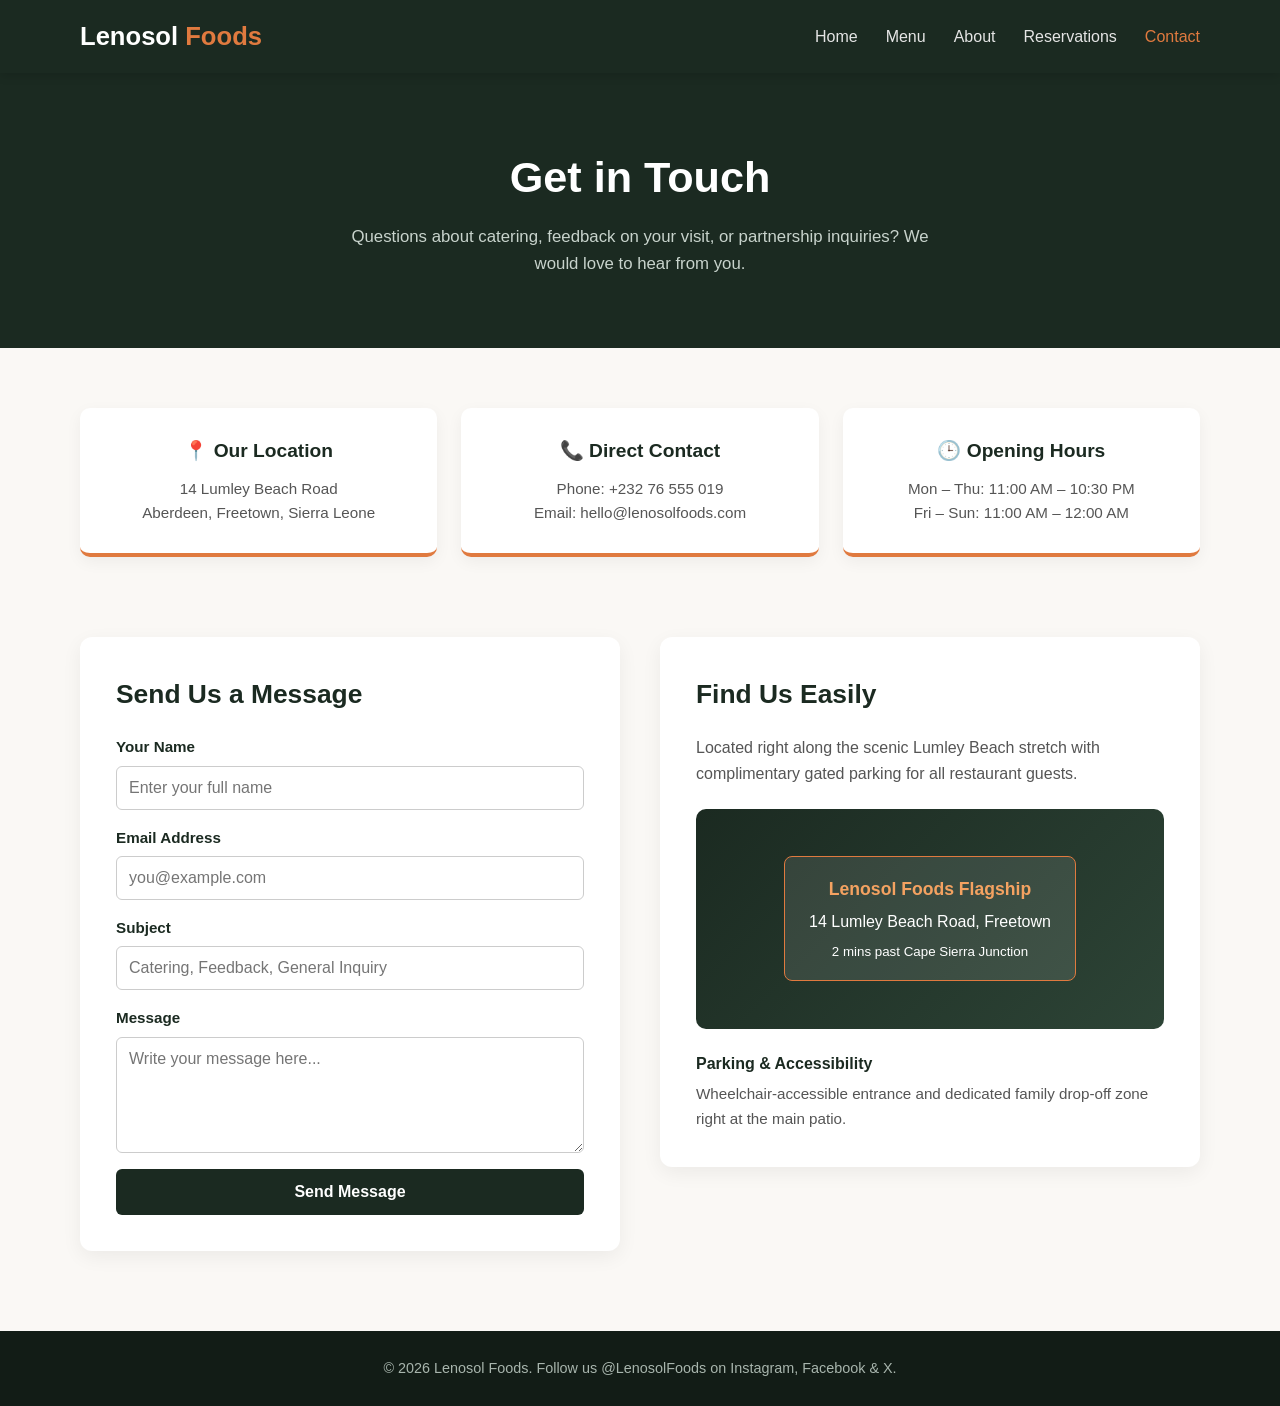
<file: contact.html>
<!doctype html>
<html lang="en">
  <head>
    <meta charset="UTF-8" />
    <meta name="viewport" content="width=device-width, initial-scale=1.0" />
    <meta
      name="description"
      content="Get in touch with Lenosol Foods. Find our flagship location on Lumley Beach Road, operating hours, direct phone contacts, and catering inquiry details."
    />
    <title>Contact Us | Lenosol Foods</title>
    <link rel="stylesheet" href="css/contact.css" />
  </head>
  <body>
    <!-- Sticky Navbar -->
    <header class="navbar">
      <div class="container nav-container">
        <a href="index.html" class="logo">Lenosol <span>Foods</span></a>
        <nav>
          <ul class="nav-links">
            <li><a href="index.html">Home</a></li>
            <li><a href="menu.html">Menu</a></li>
            <li><a href="about.html">About</a></li>
            <li><a href="reservations.html">Reservations</a></li>
            <li><a href="contact.html" class="active">Contact</a></li>
          </ul>
        </nav>
      </div>
    </header>

    <!-- Section 1: Contact Banner -->
    <section class="contact-banner">
      <div class="container">
        <h1>Get in Touch</h1>
        <p>
          Questions about catering, feedback on your visit, or partnership
          inquiries? We would love to hear from you.
        </p>
      </div>
    </section>

    <!-- Section 2: Contact Info & Opening Hours -->
    <section class="info-cards-section">
      <div class="container info-grid">
        <div class="info-card">
          <h3>📍 Our Location</h3>
          <p>14 Lumley Beach Road</p>
          <p>Aberdeen, Freetown, Sierra Leone</p>
        </div>
        <div class="info-card">
          <h3>📞 Direct Contact</h3>
          <p>Phone: +232 76 555 019</p>
          <p>Email: hello@lenosolfoods.com</p>
        </div>
        <div class="info-card">
          <h3>🕒 Opening Hours</h3>
          <p>Mon – Thu: 11:00 AM – 10:30 PM</p>
          <p>Fri – Sun: 11:00 AM – 12:00 AM</p>
        </div>
      </div>
    </section>

    <!-- Section 3: Direct Message Form -->
    <section class="message-section">
      <div class="container message-grid">
        <div class="form-container">
          <h2>Send Us a Message</h2>
          <form action="https://formspree.io/f/xoedebjd" method="POST">
            <div class="input-group">
              <label for="name">Your Name</label>
              <input
                type="text"
                id="name"
                name="name"
                placeholder="Enter your full name"
                required
              />
            </div>
            <div class="input-group">
              <label for="email">Email Address</label>
              <input
                type="email"
                id="email"
                name="email"
                placeholder="you@example.com"
                required
              />
            </div>
            <div class="input-group">
              <label for="subject">Subject</label>
              <input
                type="text"
                id="subject"
                name="subject"
                placeholder="Catering, Feedback, General Inquiry"
                required
              />
            </div>
            <div class="input-group">
              <label for="message">Message</label>
              <textarea
                id="message"
                name="message"
                rows="5"
                placeholder="Write your message here..."
                required
              ></textarea>
            </div>
            <button type="submit" class="btn-send">Send Message</button>
          </form>
        </div>

        <!-- Section 4: Directions & Map Card -->
        <div class="location-box">
          <h2>Find Us Easily</h2>
          <p>
            Located right along the scenic Lumley Beach stretch with
            complimentary gated parking for all restaurant guests.
          </p>
          <div class="map-placeholder">
            <div class="map-pin">
              <strong>Lenosol Foods Flagship</strong>
              <span>14 Lumley Beach Road, Freetown</span>
              <small>2 mins past Cape Sierra Junction</small>
            </div>
          </div>
          <div class="transport-notes">
            <h4>Parking & Accessibility</h4>
            <p>
              Wheelchair-accessible entrance and dedicated family drop-off zone
              right at the main patio.
            </p>
          </div>
        </div>
      </div>
    </section>

    <!-- Footer -->
    <footer class="footer">
      <div class="container">
        <p>
          &copy; 2026 Lenosol Foods. Follow us @LenosolFoods on Instagram,
          Facebook & X.
        </p>
      </div>
    </footer>
  </body>
</html>
</file>
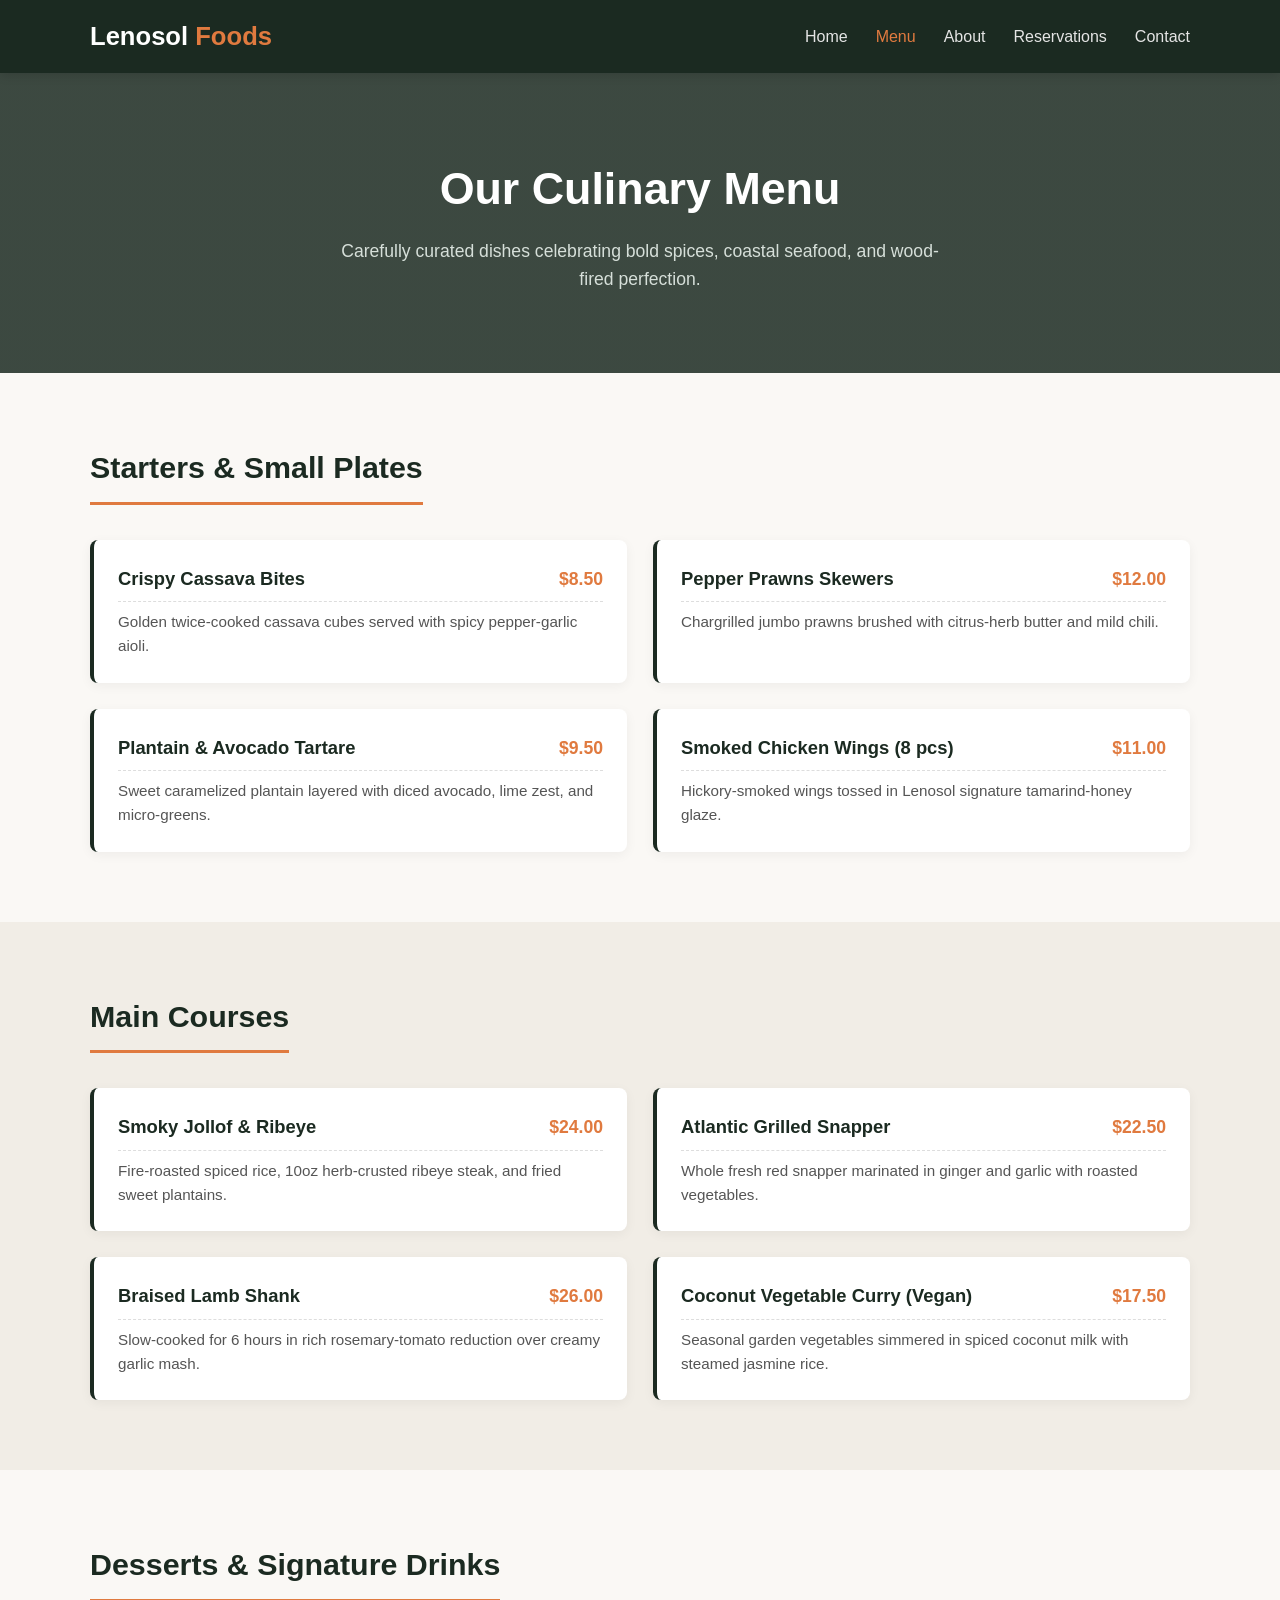
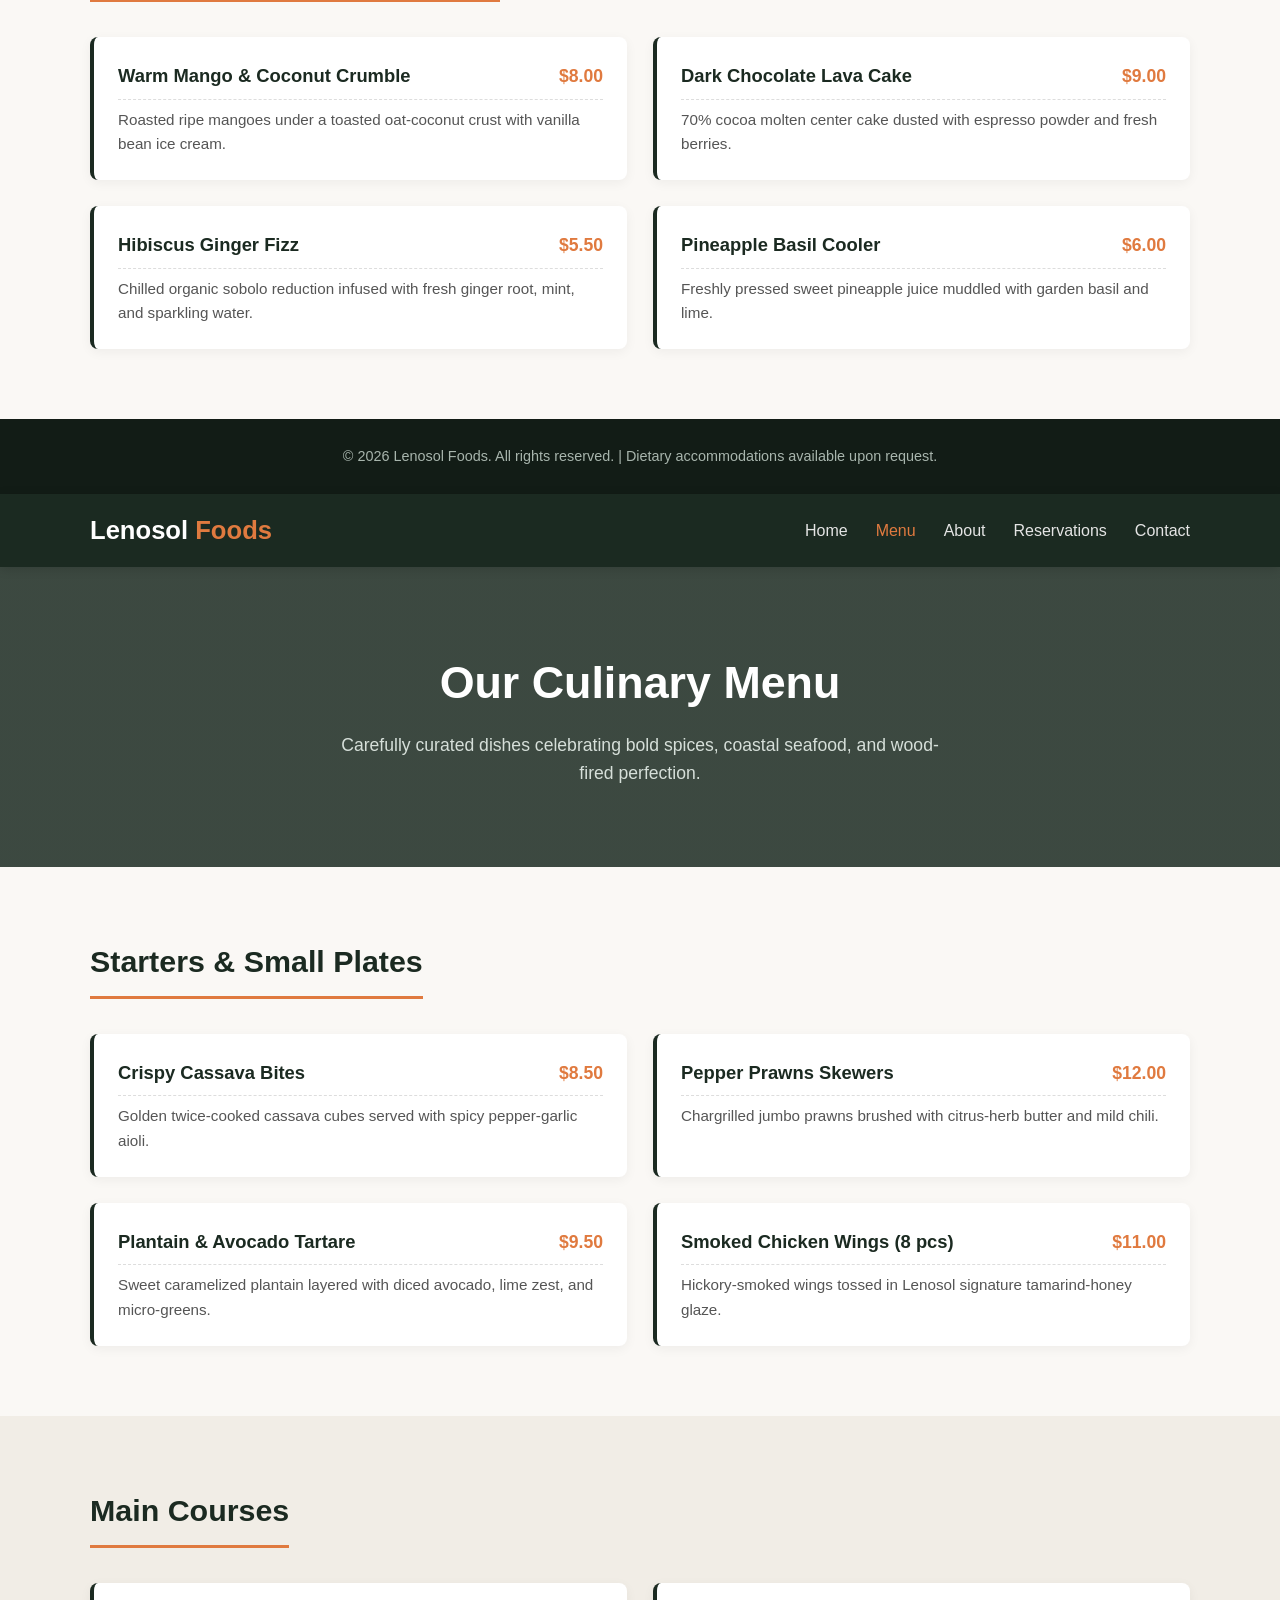
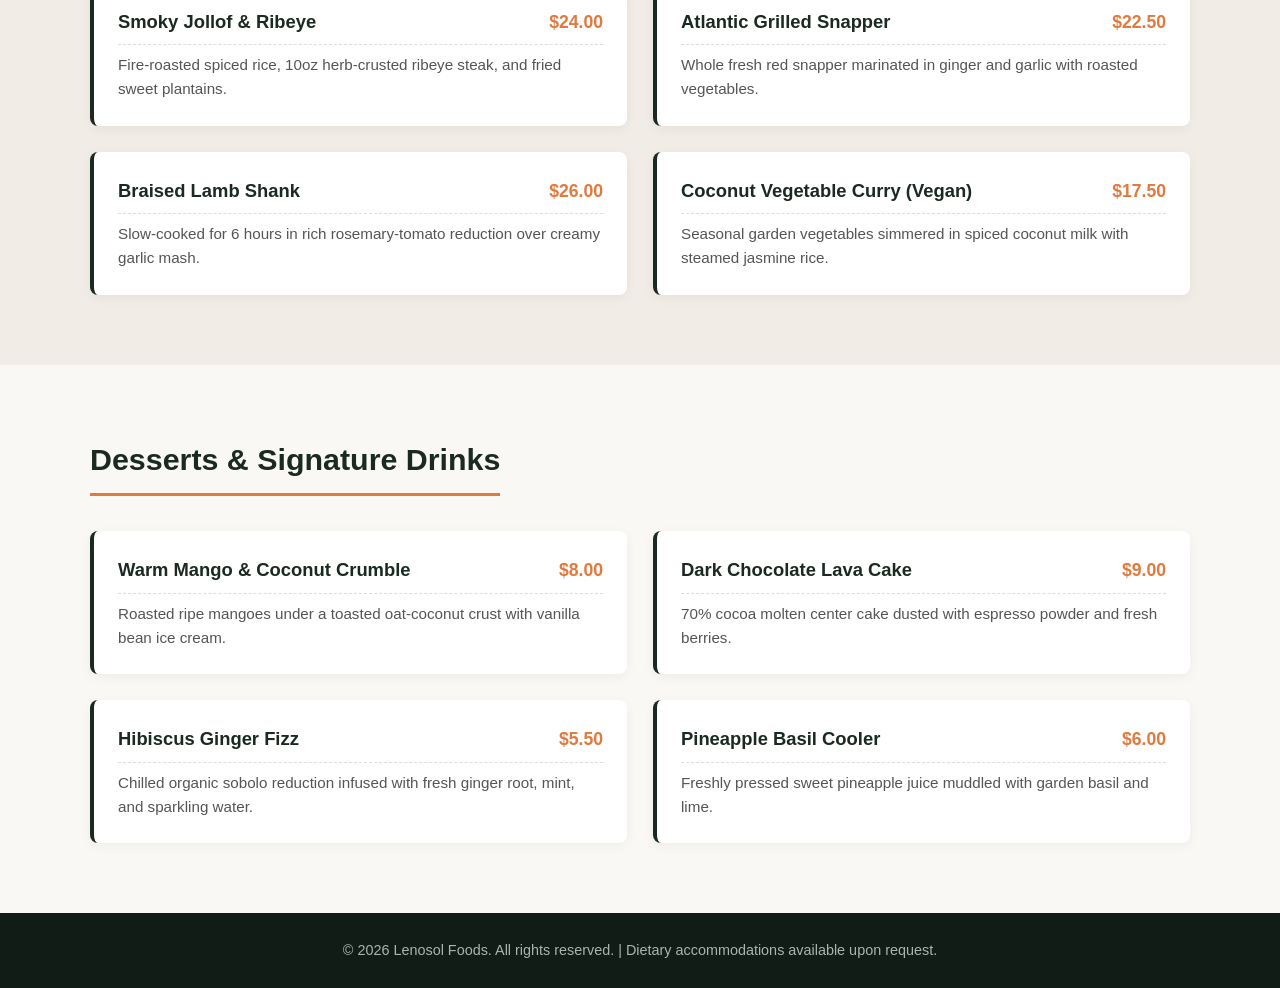
<file: menu.html>
<!DOCTYPE html>
<html lang="en">
<head>
  <meta charset="UTF-8" />
  <meta name="viewport" content="width=device-width, initial-scale=1.0" />
  <meta name="description" content="Explore the Lenosol Foods menu featuring signature wood-fired steaks, fresh seafood, local delicacies, artisanal drinks, and decadent house-made desserts." />
  <title>Menu | Lenosol Foods</title>
  <link rel="stylesheet" href="css/menu.css" />
</head>
<body>
  <!-- Sticky Navbar -->
  <header class="navbar">
    <div class="container nav-container">
      <a href="index.html" class="logo">Lenosol <span>Foods</span></a>
      <nav>
        <ul class="nav-links">
          <li><a href="index.html">Home</a></li>
          <li><a href="menu.html" class="active">Menu</a></li>
          <li><a href="about.html">About</a></li>
          <li><a href="reservations.html">Reservations</a></li>
          <li><a href="contact.html">Contact</a></li>
        </ul>
      </nav>
    </div>
  </header>

  <!-- Section 1: Menu Page Header -->
  <section class="menu-banner">
    <div class="container">
      <h1>Our Culinary Menu</h1>
      <p>Carefully curated dishes celebrating bold spices, coastal seafood, and wood-fired perfection.</p>
    </div>
  </section>

  <!-- Section 2: Starters & Small Plates -->
  <section class="menu-section">
    <div class="container">
      <h2 class="category-title">Starters & Small Plates</h2>
      <div class="menu-grid">
        <div class="menu-item">
          <div class="item-header">
            <h3>Crispy Cassava Bites</h3>
            <span class="item-price">$8.50</span>
          </div>
          <p>Golden twice-cooked cassava cubes served with spicy pepper-garlic aioli.</p>
        </div>
        <div class="menu-item">
          <div class="item-header">
            <h3>Pepper Prawns Skewers</h3>
            <span class="item-price">$12.00</span>
          </div>
          <p>Chargrilled jumbo prawns brushed with citrus-herb butter and mild chili.</p>
        </div>
        <div class="menu-item">
          <div class="item-header">
            <h3>Plantain & Avocado Tartare</h3>
            <span class="item-price">$9.50</span>
          </div>
          <p>Sweet caramelized plantain layered with diced avocado, lime zest, and micro-greens.</p>
        </div>
        <div class="menu-item">
          <div class="item-header">
            <h3>Smoked Chicken Wings (8 pcs)</h3>
            <span class="item-price">$11.00</span>
          </div>
          <p>Hickory-smoked wings tossed in Lenosol signature tamarind-honey glaze.</p>
        </div>
      </div>
    </div>
  </section>

  <!-- Section 3: Main Courses -->
  <section class="menu-section alt-bg">
    <div class="container">
      <h2 class="category-title">Main Courses</h2>
      <div class="menu-grid">
        <div class="menu-item">
          <div class="item-header">
            <h3>Smoky Jollof & Ribeye</h3>
            <span class="item-price">$24.00</span>
          </div>
          <p>Fire-roasted spiced rice, 10oz herb-crusted ribeye steak, and fried sweet plantains.</p>
        </div>
        <div class="menu-item">
          <div class="item-header">
            <h3>Atlantic Grilled Snapper</h3>
            <span class="item-price">$22.50</span>
          </div>
          <p>Whole fresh red snapper marinated in ginger and garlic with roasted vegetables.</p>
        </div>
        <div class="menu-item">
          <div class="item-header">
            <h3>Braised Lamb Shank</h3>
            <span class="item-price">$26.00</span>
          </div>
          <p>Slow-cooked for 6 hours in rich rosemary-tomato reduction over creamy garlic mash.</p>
        </div>
        <div class="menu-item">
          <div class="item-header">
            <h3>Coconut Vegetable Curry (Vegan)</h3>
            <span class="item-price">$17.50</span>
          </div>
          <p>Seasonal garden vegetables simmered in spiced coconut milk with steamed jasmine rice.</p>
        </div>
      </div>
    </div>
  </section>

  <!-- Section 4: Desserts & Artisanal Drinks -->
  <section class="menu-section">
    <div class="container">
      <h2 class="category-title">Desserts & Signature Drinks</h2>
      <div class="menu-grid">
        <div class="menu-item">
          <div class="item-header">
            <h3>Warm Mango & Coconut Crumble</h3>
            <span class="item-price">$8.00</span>
          </div>
          <p>Roasted ripe mangoes under a toasted oat-coconut crust with vanilla bean ice cream.</p>
        </div>
        <div class="menu-item">
          <div class="item-header">
            <h3>Dark Chocolate Lava Cake</h3>
            <span class="item-price">$9.00</span>
          </div>
          <p>70% cocoa molten center cake dusted with espresso powder and fresh berries.</p>
        </div>
        <div class="menu-item">
          <div class="item-header">
            <h3>Hibiscus Ginger Fizz</h3>
            <span class="item-price">$5.50</span>
          </div>
          <p>Chilled organic sobolo reduction infused with fresh ginger root, mint, and sparkling water.</p>
        </div>
        <div class="menu-item">
          <div class="item-header">
            <h3>Pineapple Basil Cooler</h3>
            <span class="item-price">$6.00</span>
          </div>
          <p>Freshly pressed sweet pineapple juice muddled with garden basil and lime.</p>
        </div>
      </div>
    </div>
  </section>

  <!-- Footer -->
  <footer class="footer">
    <div class="container">
      <p>&copy; 2026 Lenosol Foods. All rights reserved. | Dietary accommodations available upon request.</p>
    </div>
  </footer>
</body>
</html><!DOCTYPE html>
<html lang="en">
<head>
  <meta charset="UTF-8" />
  <meta name="viewport" content="width=device-width, initial-scale=1.0" />
  <title>Menu | Lenosol Foods</title>
  <link rel="stylesheet" href="css/menu.css" />
</head>
<body>
  <!-- Sticky Navbar -->
  <header class="navbar">
    <div class="container nav-container">
      <a href="index.html" class="logo">Lenosol <span>Foods</span></a>
      <nav>
        <ul class="nav-links">
          <li><a href="index.html">Home</a></li>
          <li><a href="menu.html" class="active">Menu</a></li>
          <li><a href="about.html">About</a></li>
          <li><a href="reservations.html">Reservations</a></li>
          <li><a href="contact.html">Contact</a></li>
        </ul>
      </nav>
    </div>
  </header>

  <!-- Section 1: Menu Page Header -->
  <section class="menu-banner">
    <div class="container">
      <h1>Our Culinary Menu</h1>
      <p>Carefully curated dishes celebrating bold spices, coastal seafood, and wood-fired perfection.</p>
    </div>
  </section>

  <!-- Section 2: Starters & Small Plates -->
  <section class="menu-section">
    <div class="container">
      <h2 class="category-title">Starters & Small Plates</h2>
      <div class="menu-grid">
        <div class="menu-item">
          <div class="item-header">
            <h3>Crispy Cassava Bites</h3>
            <span class="item-price">$8.50</span>
          </div>
          <p>Golden twice-cooked cassava cubes served with spicy pepper-garlic aioli.</p>
        </div>
        <div class="menu-item">
          <div class="item-header">
            <h3>Pepper Prawns Skewers</h3>
            <span class="item-price">$12.00</span>
          </div>
          <p>Chargrilled jumbo prawns brushed with citrus-herb butter and mild chili.</p>
        </div>
        <div class="menu-item">
          <div class="item-header">
            <h3>Plantain & Avocado Tartare</h3>
            <span class="item-price">$9.50</span>
          </div>
          <p>Sweet caramelized plantain layered with diced avocado, lime zest, and micro-greens.</p>
        </div>
        <div class="menu-item">
          <div class="item-header">
            <h3>Smoked Chicken Wings (8 pcs)</h3>
            <span class="item-price">$11.00</span>
          </div>
          <p>Hickory-smoked wings tossed in Lenosol signature tamarind-honey glaze.</p>
        </div>
      </div>
    </div>
  </section>

  <!-- Section 3: Main Courses -->
  <section class="menu-section alt-bg">
    <div class="container">
      <h2 class="category-title">Main Courses</h2>
      <div class="menu-grid">
        <div class="menu-item">
          <div class="item-header">
            <h3>Smoky Jollof & Ribeye</h3>
            <span class="item-price">$24.00</span>
          </div>
          <p>Fire-roasted spiced rice, 10oz herb-crusted ribeye steak, and fried sweet plantains.</p>
        </div>
        <div class="menu-item">
          <div class="item-header">
            <h3>Atlantic Grilled Snapper</h3>
            <span class="item-price">$22.50</span>
          </div>
          <p>Whole fresh red snapper marinated in ginger and garlic with roasted vegetables.</p>
        </div>
        <div class="menu-item">
          <div class="item-header">
            <h3>Braised Lamb Shank</h3>
            <span class="item-price">$26.00</span>
          </div>
          <p>Slow-cooked for 6 hours in rich rosemary-tomato reduction over creamy garlic mash.</p>
        </div>
        <div class="menu-item">
          <div class="item-header">
            <h3>Coconut Vegetable Curry (Vegan)</h3>
            <span class="item-price">$17.50</span>
          </div>
          <p>Seasonal garden vegetables simmered in spiced coconut milk with steamed jasmine rice.</p>
        </div>
      </div>
    </div>
  </section>

  <!-- Section 4: Desserts & Artisanal Drinks -->
  <section class="menu-section">
    <div class="container">
      <h2 class="category-title">Desserts & Signature Drinks</h2>
      <div class="menu-grid">
        <div class="menu-item">
          <div class="item-header">
            <h3>Warm Mango & Coconut Crumble</h3>
            <span class="item-price">$8.00</span>
          </div>
          <p>Roasted ripe mangoes under a toasted oat-coconut crust with vanilla bean ice cream.</p>
        </div>
        <div class="menu-item">
          <div class="item-header">
            <h3>Dark Chocolate Lava Cake</h3>
            <span class="item-price">$9.00</span>
          </div>
          <p>70% cocoa molten center cake dusted with espresso powder and fresh berries.</p>
        </div>
        <div class="menu-item">
          <div class="item-header">
            <h3>Hibiscus Ginger Fizz</h3>
            <span class="item-price">$5.50</span>
          </div>
          <p>Chilled organic sobolo reduction infused with fresh ginger root, mint, and sparkling water.</p>
        </div>
        <div class="menu-item">
          <div class="item-header">
            <h3>Pineapple Basil Cooler</h3>
            <span class="item-price">$6.00</span>
          </div>
          <p>Freshly pressed sweet pineapple juice muddled with garden basil and lime.</p>
        </div>
      </div>
    </div>
  </section>

  <!-- Footer -->
  <footer class="footer">
    <div class="container">
      <p>&copy; 2026 Lenosol Foods. All rights reserved. | Dietary accommodations available upon request.</p>
    </div>
  </footer>
</body>
</html>
</file>
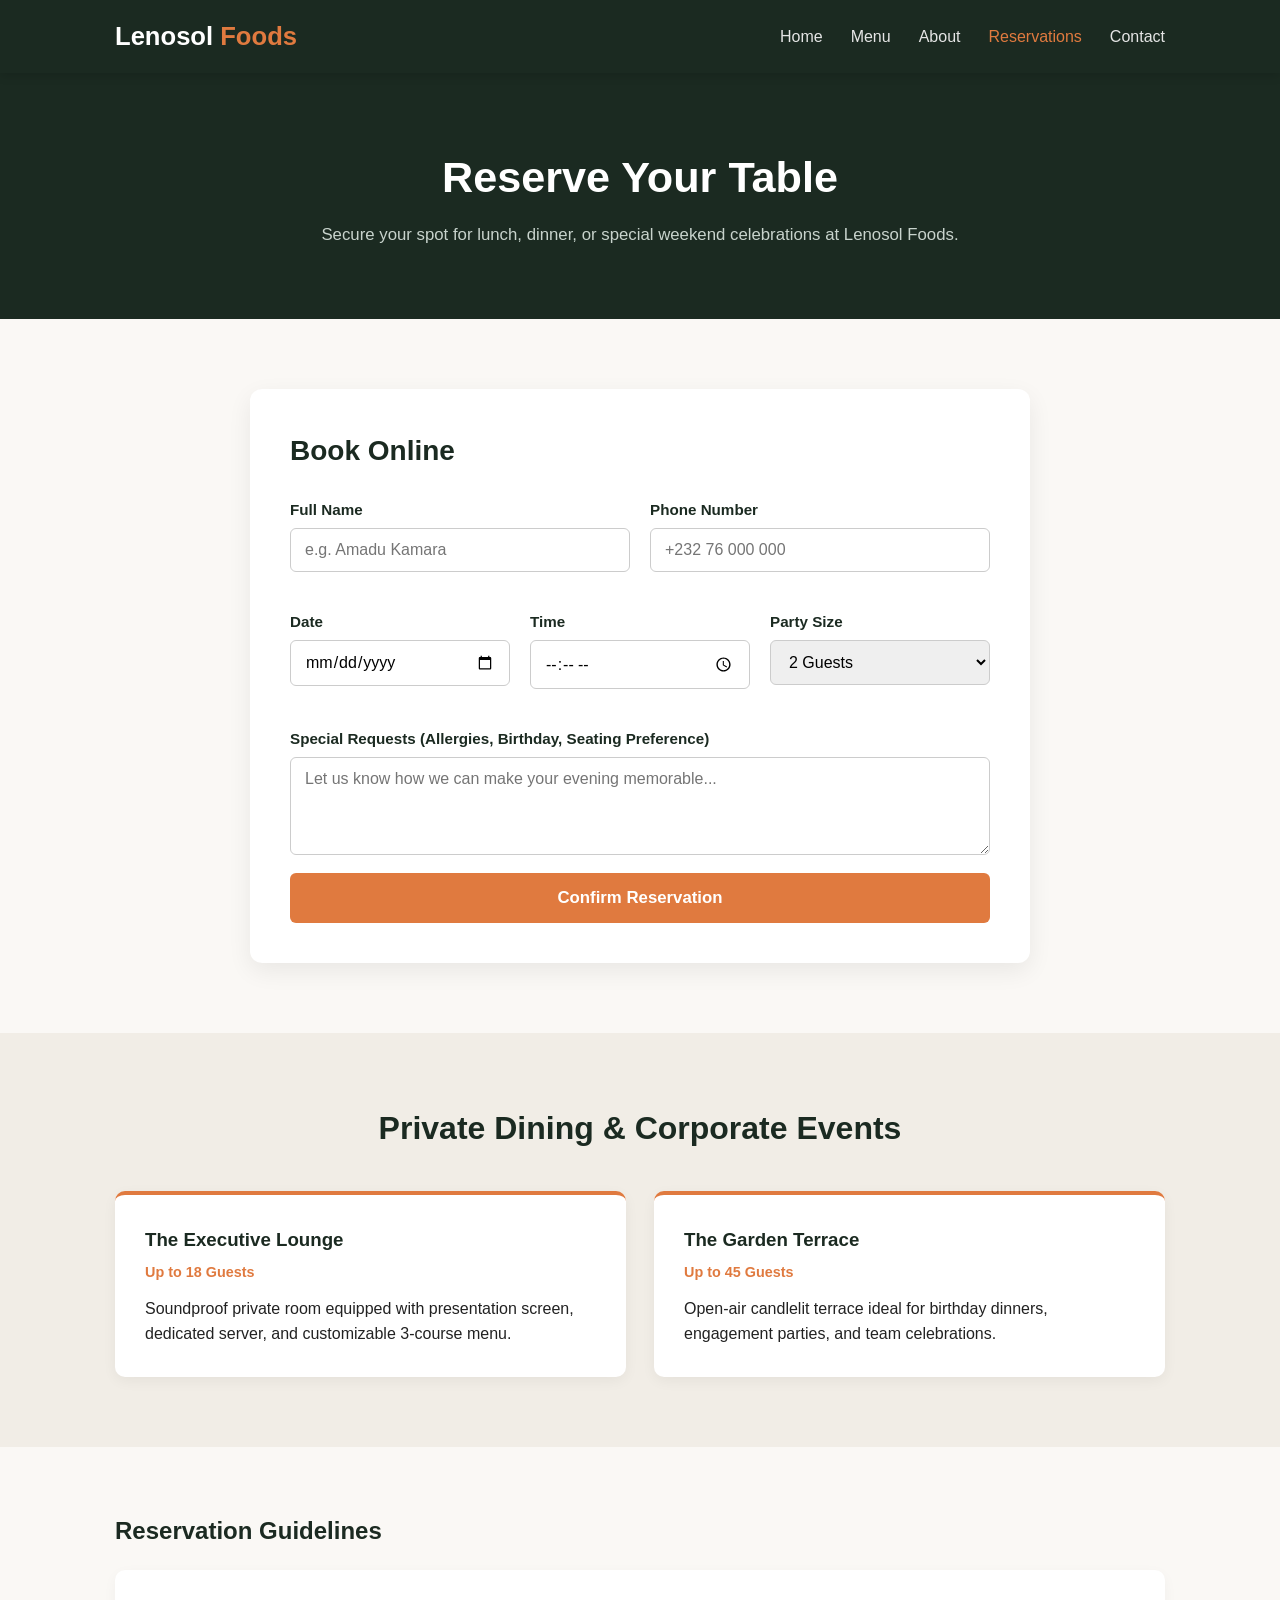
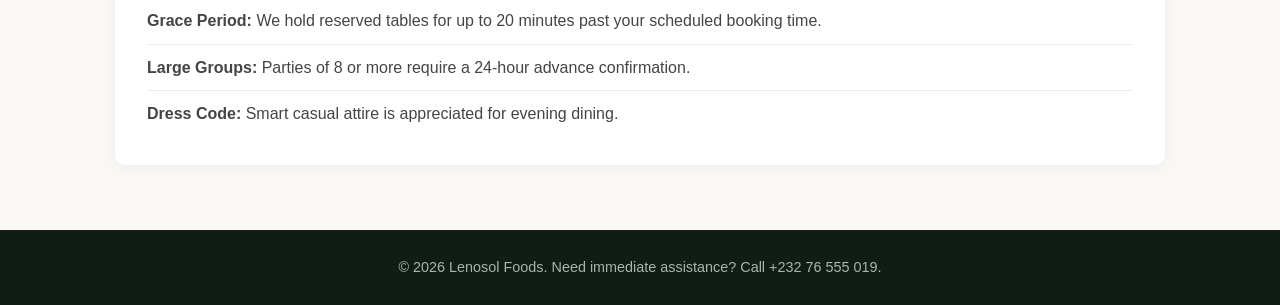
<file: reservations.html>
<!DOCTYPE html>
<html lang="en">
<head>
  <meta charset="UTF-8" />
  <meta name="viewport" content="width=device-width, initial-scale=1.0" />
  <meta name="description" content="Book a table or private dining experience at Lenosol Foods online. Secure your spot for lunch, dinner, or upcoming celebrations in Freetown." />
  <title>Reservations | Lenosol Foods</title>
  <link rel="stylesheet" href="css/reservations.css" />
</head>
<body>
  <!-- Sticky Navbar -->
  <header class="navbar">
    <div class="container nav-container">
      <a href="index.html" class="logo">Lenosol <span>Foods</span></a>
      <nav>
        <ul class="nav-links">
          <li><a href="index.html">Home</a></li>
          <li><a href="menu.html">Menu</a></li>
          <li><a href="about.html">About</a></li>
          <li><a href="reservations.html" class="active">Reservations</a></li>
          <li><a href="contact.html">Contact</a></li>
        </ul>
      </nav>
    </div>
  </header>

  <!-- Section 1: Reservation Header -->
  <section class="res-header">
    <div class="container">
      <h1>Reserve Your Table</h1>
      <p>Secure your spot for lunch, dinner, or special weekend celebrations at Lenosol Foods.</p>
    </div>
  </section>

  <!-- Section 2: Table Booking Form -->
  <section class="booking-section">
    <div class="container booking-wrapper">
      <form class="booking-form" action="#" method="post">
        <h2>Book Online</h2>
        <div class="form-row">
          <div class="form-group">
            <label for="guest-name">Full Name</label>
            <input type="text" id="guest-name" name="guest-name" placeholder="e.g. Amadu Kamara" required />
          </div>
          <div class="form-group">
            <label for="guest-phone">Phone Number</label>
            <input type="tel" id="guest-phone" name="guest-phone" placeholder="+232 76 000 000" required />
          </div>
        </div>

        <div class="form-row">
          <div class="form-group">
            <label for="res-date">Date</label>
            <input type="date" id="res-date" name="res-date" required />
          </div>
          <div class="form-group">
            <label for="res-time">Time</label>
            <input type="time" id="res-time" name="res-time" required />
          </div>
          <div class="form-group">
            <label for="guests">Party Size</label>
            <select id="guests" name="guests">
              <option value="2">2 Guests</option>
              <option value="4">4 Guests</option>
              <option value="6">6 Guests</option>
              <option value="8+">8+ Guests (Group)</option>
            </select>
          </div>
        </div>

        <div class="form-group">
          <label for="notes">Special Requests (Allergies, Birthday, Seating Preference)</label>
          <textarea id="notes" name="notes" rows="4" placeholder="Let us know how we can make your evening memorable..."></textarea>
        </div>

        <button type="submit" class="submit-btn">Confirm Reservation</button>
      </form>
    </div>
  </section>

  <!-- Section 3: Private Dining & Events -->
  <section class="private-dining">
    <div class="container">
      <h2>Private Dining & Corporate Events</h2>
      <div class="packages-grid">
        <div class="package-card">
          <h3>The Executive Lounge</h3>
          <p class="capacity">Up to 18 Guests</p>
          <p>Soundproof private room equipped with presentation screen, dedicated server, and customizable 3-course menu.</p>
        </div>
        <div class="package-card">
          <h3>The Garden Terrace</h3>
          <p class="capacity">Up to 45 Guests</p>
          <p>Open-air candlelit terrace ideal for birthday dinners, engagement parties, and team celebrations.</p>
        </div>
      </div>
    </div>
  </section>

  <!-- Section 4: Dining Policies -->
  <section class="policies-section">
    <div class="container">
      <h2>Reservation Guidelines</h2>
      <ul class="policy-list">
        <li><strong>Grace Period:</strong> We hold reserved tables for up to 20 minutes past your scheduled booking time.</li>
        <li><strong>Large Groups:</strong> Parties of 8 or more require a 24-hour advance confirmation.</li>
        <li><strong>Dress Code:</strong> Smart casual attire is appreciated for evening dining.</li>
      </ul>
    </div>
  </section>

  <!-- Footer -->
  <footer class="footer">
    <div class="container">
      <p>&copy; 2026 Lenosol Foods. Need immediate assistance? Call +232 76 555 019.</p>
    </div>
  </footer>
</body>
</html>
</file>
<file: css/contact.css>
* {
  margin: 0;
  padding: 0;
  box-sizing: border-box;
}

body {
  font-family: 'Segoe UI', Tahoma, Geneva, Verdana, sans-serif;
  background-color: #faf8f5;
  color: #222222;
  line-height: 1.6;
}

.container {
  width: 90%;
  max-width: 1120px;
  margin: 0 auto;
}

/* Sticky Navbar */
.navbar {
  position: sticky;
  top: 0;
  z-index: 1000;
  background-color: #1b2a21;
  padding: 16px 0;
  box-shadow: 0 2px 10px rgba(0, 0, 0, 0.15);
}

.nav-container {
  display: flex;
  justify-content: space-between;
  align-items: center;
}

.logo {
  font-size: 1.6rem;
  font-weight: 700;
  color: #ffffff;
  text-decoration: none;
}

.logo span {
  color: #e07a3f;
}

.nav-links {
  list-style: none;
  display: flex;
  gap: 28px;
}

.nav-links a {
  color: #e5e5e5;
  text-decoration: none;
  font-weight: 500;
  transition: color 0.3s ease;
}

.nav-links a:hover,
.nav-links a.active {
  color: #e07a3f;
}

/* Section 1: Contact Banner */
.contact-banner {
  background-color: #1b2a21;
  color: #ffffff;
  text-align: center;
  padding: 70px 20px;
}

.contact-banner h1 {
  font-size: 2.7rem;
  margin-bottom: 12px;
}

.contact-banner p {
  color: #c8d3cc;
  max-width: 620px;
  margin: 0 auto;
  font-size: 1.05rem;
}

/* Section 2: Info Cards */
.info-cards-section {
  padding: 60px 0 30px;
}

.info-grid {
  display: grid;
  grid-template-columns: repeat(auto-fit, minmax(260px, 1fr));
  gap: 24px;
}

.info-card {
  background: #ffffff;
  padding: 28px;
  border-radius: 10px;
  text-align: center;
  box-shadow: 0 5px 16px rgba(0, 0, 0, 0.05);
  border-bottom: 4px solid #e07a3f;
}

.info-card h3 {
  color: #1b2a21;
  margin-bottom: 10px;
  font-size: 1.2rem;
}

.info-card p {
  color: #555555;
  font-size: 0.95rem;
}

/* Sections 3 & 4: Form & Map Grid */
.message-section {
  padding: 50px 0 80px;
}

.message-grid {
  display: grid;
  grid-template-columns: repeat(auto-fit, minmax(320px, 1fr));
  gap: 40px;
  align-items: start;
}

.form-container,
.location-box {
  background: #ffffff;
  padding: 36px;
  border-radius: 12px;
  box-shadow: 0 6px 20px rgba(0, 0, 0, 0.06);
}

.form-container h2,
.location-box h2 {
  color: #1b2a21;
  margin-bottom: 20px;
  font-size: 1.65rem;
}

.input-group {
  display: flex;
  flex-direction: column;
  margin-bottom: 16px;
}

.input-group label {
  font-weight: 600;
  margin-bottom: 6px;
  color: #1b2a21;
  font-size: 0.95rem;
}

.input-group input,
.input-group textarea {
  padding: 12px;
  border: 1px solid #cccccc;
  border-radius: 6px;
  font-size: 1rem;
  font-family: inherit;
}

.input-group input:focus,
.input-group textarea:focus {
  outline: none;
  border-color: #e07a3f;
}

.btn-send {
  background-color: #1b2a21;
  color: #ffffff;
  border: none;
  padding: 14px 26px;
  font-size: 1rem;
  font-weight: 600;
  border-radius: 6px;
  cursor: pointer;
  width: 100%;
  transition: background 0.3s ease;
}

.btn-send:hover {
  background-color: #e07a3f;
}

/* Section 4: Location Box */
.location-box > p {
  color: #555555;
  margin-bottom: 22px;
}

.map-placeholder {
  background: linear-gradient(135deg, #1b2a21 0%, #2d4436 100%);
  color: #ffffff;
  height: 220px;
  border-radius: 10px;
  display: flex;
  align-items: center;
  justify-content: center;
  text-align: center;
  padding: 20px;
  margin-bottom: 22px;
}

.map-pin {
  display: flex;
  flex-direction: column;
  gap: 6px;
  background: rgba(255, 255, 255, 0.1);
  padding: 18px 24px;
  border-radius: 8px;
  border: 1px solid #e07a3f;
}

.map-pin strong {
  color: #f4a261;
  font-size: 1.1rem;
}

.transport-notes h4 {
  color: #1b2a21;
  margin-bottom: 6px;
}

.transport-notes p {
  color: #555555;
  font-size: 0.95rem;
}

/* Footer */
.footer {
  background-color: #121c16;
  color: #a8b5ad;
  text-align: center;
  padding: 26px 0;
  font-size: 0.9rem;
}

@media (max-width: 768px) {
  .nav-container {
    flex-direction: column;
    gap: 12px;
  }
}
</file>
<file: css/menu.css>
* {
  margin: 0;
  padding: 0;
  box-sizing: border-box;
}

body {
  font-family: 'Segoe UI', Tahoma, Geneva, Verdana, sans-serif;
  background-color: #faf8f5;
  color: #222222;
  line-height: 1.6;
}

.container {
  width: 90%;
  max-width: 1100px;
  margin: 0 auto;
}

/* Sticky Navbar */
.navbar {
  position: sticky;
  top: 0;
  z-index: 1000;
  background-color: #1b2a21;
  padding: 16px 0;
  box-shadow: 0 2px 10px rgba(0, 0, 0, 0.15);
}

.nav-container {
  display: flex;
  justify-content: space-between;
  align-items: center;
}

.logo {
  font-size: 1.6rem;
  font-weight: 700;
  color: #ffffff;
  text-decoration: none;
}

.logo span {
  color: #e07a3f;
}

.nav-links {
  list-style: none;
  display: flex;
  gap: 28px;
}

.nav-links a {
  color: #e5e5e5;
  text-decoration: none;
  font-weight: 500;
  transition: color 0.3s ease;
}

.nav-links a:hover,
.nav-links a.active {
  color: #e07a3f;
}

/* Section 1: Menu Banner */
.menu-banner {
  background: linear-gradient(rgba(27, 42, 33, 0.85), rgba(27, 42, 33, 0.85)),
    url('https://images.unsplash.com/photo-1504674900247-0877df9cc836?auto=format&fit=crop&w=1600&q=80') center/cover;
  color: #ffffff;
  text-align: center;
  padding: 80px 20px;
}

.menu-banner h1 {
  font-size: 2.8rem;
  margin-bottom: 12px;
}

.menu-banner p {
  color: #d6dfd9;
  max-width: 600px;
  margin: 0 auto;
  font-size: 1.1rem;
}

/* Sections 2, 3, 4: Menu Categories */
.menu-section {
  padding: 70px 0;
}

.alt-bg {
  background-color: #f1ede6;
}

.category-title {
  font-size: 1.9rem;
  color: #1b2a21;
  margin-bottom: 35px;
  padding-bottom: 10px;
  border-bottom: 3px solid #e07a3f;
  display: inline-block;
}

.menu-grid {
  display: grid;
  grid-template-columns: repeat(auto-fit, minmax(440px, 1fr));
  gap: 26px;
}

.menu-item {
  background: #ffffff;
  padding: 24px;
  border-radius: 8px;
  box-shadow: 0 3px 12px rgba(0, 0, 0, 0.05);
  border-left: 4px solid #1b2a21;
  transition: border-color 0.3s ease;
}

.menu-item:hover {
  border-left-color: #e07a3f;
}

.item-header {
  display: flex;
  justify-content: space-between;
  align-items: baseline;
  margin-bottom: 8px;
  border-bottom: 1px dashed #dddddd;
  padding-bottom: 8px;
}

.item-header h3 {
  font-size: 1.15rem;
  color: #1b2a21;
}

.item-price {
  font-weight: 700;
  color: #e07a3f;
  font-size: 1.1rem;
}

.menu-item p {
  color: #555555;
  font-size: 0.95rem;
}

/* Footer */
.footer {
  background-color: #121c16;
  color: #a8b5ad;
  text-align: center;
  padding: 26px 0;
  font-size: 0.9rem;
}

@media (max-width: 768px) {
  .nav-container {
    flex-direction: column;
    gap: 12px;
  }
  .menu-grid {
    grid-template-columns: 1fr;
  }
}
</file>
<file: css/reservations.css>
* {
  margin: 0;
  padding: 0;
  box-sizing: border-box;
}

body {
  font-family: 'Segoe UI', Tahoma, Geneva, Verdana, sans-serif;
  background-color: #faf8f5;
  color: #222222;
  line-height: 1.6;
}

.container {
  width: 90%;
  max-width: 1050px;
  margin: 0 auto;
}

/* Sticky Navbar */
.navbar {
  position: sticky;
  top: 0;
  z-index: 1000;
  background-color: #1b2a21;
  padding: 16px 0;
  box-shadow: 0 2px 10px rgba(0, 0, 0, 0.15);
}

.nav-container {
  display: flex;
  justify-content: space-between;
  align-items: center;
}

.logo {
  font-size: 1.6rem;
  font-weight: 700;
  color: #ffffff;
  text-decoration: none;
}

.logo span {
  color: #e07a3f;
}

.nav-links {
  list-style: none;
  display: flex;
  gap: 28px;
}

.nav-links a {
  color: #e5e5e5;
  text-decoration: none;
  font-weight: 500;
  transition: color 0.3s ease;
}

.nav-links a:hover,
.nav-links a.active {
  color: #e07a3f;
}

/* Section 1: Header */
.res-header {
  background-color: #1b2a21;
  color: #ffffff;
  text-align: center;
  padding: 70px 20px;
}

.res-header h1 {
  font-size: 2.7rem;
  margin-bottom: 10px;
}

.res-header p {
  color: #c8d3cc;
  font-size: 1.05rem;
}

/* Section 2: Booking Form */
.booking-section {
  padding: 70px 0;
}

.booking-wrapper {
  max-width: 780px;
}

.booking-form {
  background: #ffffff;
  padding: 40px;
  border-radius: 12px;
  box-shadow: 0 8px 25px rgba(0, 0, 0, 0.07);
}

.booking-form h2 {
  color: #1b2a21;
  margin-bottom: 24px;
  font-size: 1.75rem;
}

.form-row {
  display: grid;
  grid-template-columns: repeat(auto-fit, minmax(200px, 1fr));
  gap: 20px;
  margin-bottom: 20px;
}

.form-group {
  display: flex;
  flex-direction: column;
  margin-bottom: 18px;
}

.form-group label {
  font-weight: 600;
  margin-bottom: 6px;
  color: #1b2a21;
  font-size: 0.95rem;
}

.form-group input,
.form-group select,
.form-group textarea {
  padding: 12px 14px;
  border: 1px solid #cccccc;
  border-radius: 6px;
  font-size: 1rem;
  font-family: inherit;
}

.form-group input:focus,
.form-group select:focus,
.form-group textarea:focus {
  outline: none;
  border-color: #e07a3f;
}

.submit-btn {
  width: 100%;
  background-color: #e07a3f;
  color: #ffffff;
  border: none;
  padding: 15px;
  font-size: 1.05rem;
  font-weight: 700;
  border-radius: 6px;
  cursor: pointer;
  transition: background 0.3s ease;
}

.submit-btn:hover {
  background-color: #c9662d;
}

/* Section 3: Private Dining */
.private-dining {
  background-color: #f1ede6;
  padding: 70px 0;
}

.private-dining h2 {
  text-align: center;
  color: #1b2a21;
  margin-bottom: 36px;
  font-size: 2rem;
}

.packages-grid {
  display: grid;
  grid-template-columns: repeat(auto-fit, minmax(300px, 1fr));
  gap: 28px;
}

.package-card {
  background: #ffffff;
  padding: 30px;
  border-radius: 10px;
  border-top: 4px solid #e07a3f;
  box-shadow: 0 4px 14px rgba(0, 0, 0, 0.05);
}

.package-card h3 {
  color: #1b2a21;
  margin-bottom: 6px;
}

.capacity {
  color: #e07a3f;
  font-weight: 700;
  font-size: 0.9rem;
  margin-bottom: 12px;
}

/* Section 4: Policies */
.policies-section {
  padding: 65px 0;
}

.policies-section h2 {
  color: #1b2a21;
  margin-bottom: 20px;
}

.policy-list {
  list-style: none;
  background: #ffffff;
  padding: 28px 32px;
  border-radius: 10px;
  box-shadow: 0 4px 14px rgba(0, 0, 0, 0.04);
}

.policy-list li {
  padding: 10px 0;
  border-bottom: 1px solid #eeeeee;
  color: #444444;
}

.policy-list li:last-child {
  border-bottom: none;
}

/* Footer */
.footer {
  background-color: #121c16;
  color: #a8b5ad;
  text-align: center;
  padding: 26px 0;
  font-size: 0.9rem;
}

@media (max-width: 768px) {
  .nav-container {
    flex-direction: column;
    gap: 12px;
  }
  .booking-form {
    padding: 24px;
  }
}
</file>
